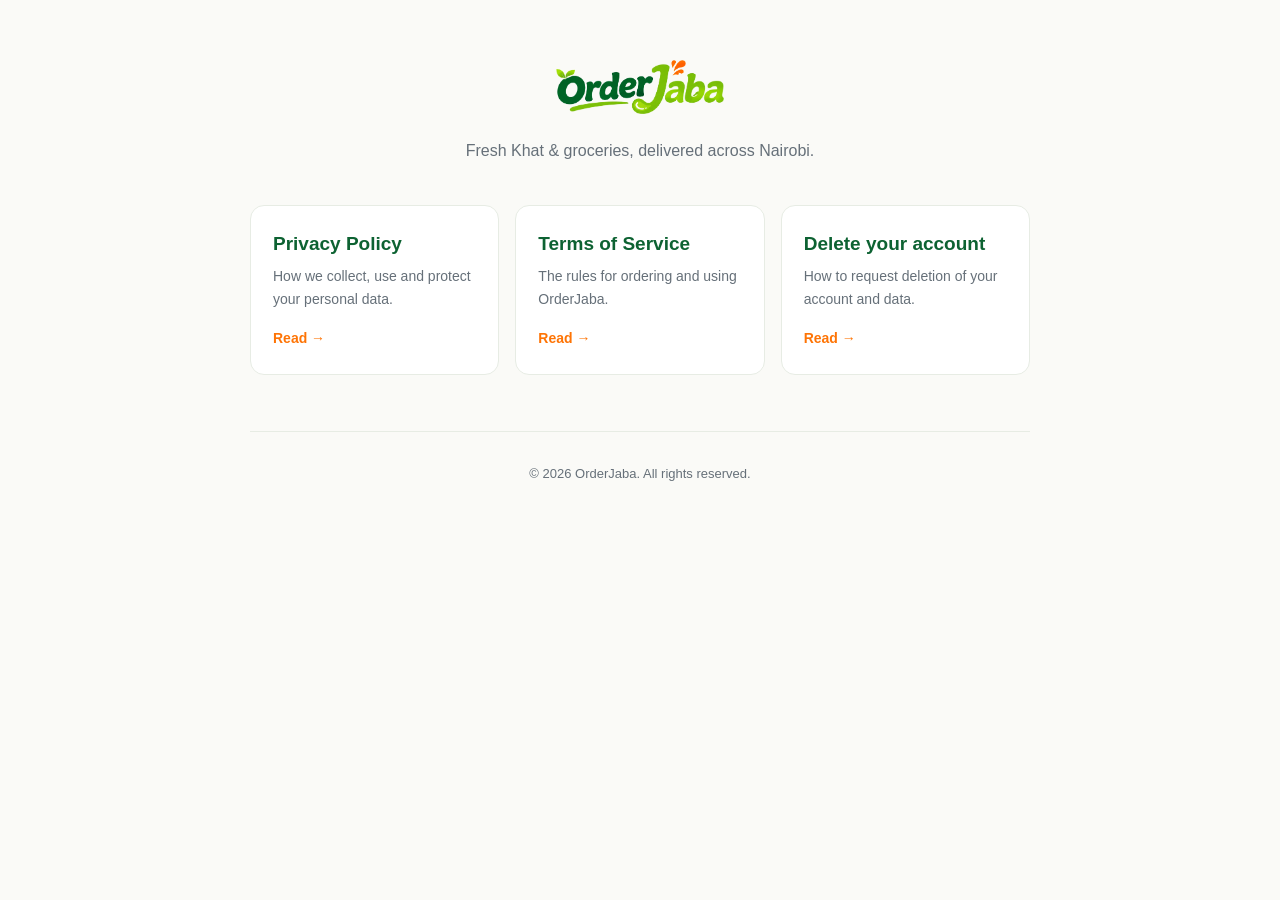
<file: index.html>
<!doctype html>
<html lang="en">
<head>
  <meta charset="utf-8" />
  <meta name="viewport" content="width=device-width, initial-scale=1" />
  <title>OrderJaba — Legal</title>
  <meta name="description" content="OrderJaba Terms of Service and Privacy Policy." />
  <link rel="icon" type="image/png" href="favicon.png" />
  <link rel="stylesheet" href="style.css" />
</head>
<body>
  <main class="wrap">
    <header class="hero">
      <div class="brand">
        <picture>
          <source srcset="logo-dark.png" media="(prefers-color-scheme: dark)" />
          <img class="brand-logo" src="logo.png" alt="OrderJaba" width="340" height="110" />
        </picture>
      </div>
      <p class="tagline">Fresh Khat &amp; groceries, delivered across Nairobi.</p>
    </header>

    <section class="cards">
      <a class="card" href="privacy.html">
        <h2>Privacy Policy</h2>
        <p>How we collect, use and protect your personal data.</p>
        <span class="go">Read →</span>
      </a>
      <a class="card" href="terms.html">
        <h2>Terms of Service</h2>
        <p>The rules for ordering and using OrderJaba.</p>
        <span class="go">Read →</span>
      </a>
      <a class="card" href="delete-account.html">
        <h2>Delete your account</h2>
        <p>How to request deletion of your account and data.</p>
        <span class="go">Read →</span>
      </a>
    </section>

    <footer class="foot">
      <p>&copy; <span id="y">2026</span> OrderJaba. All rights reserved.</p>
    </footer>
  </main>
  <script>document.getElementById('y').textContent = new Date().getFullYear();</script>
</body>
</html>
</file>
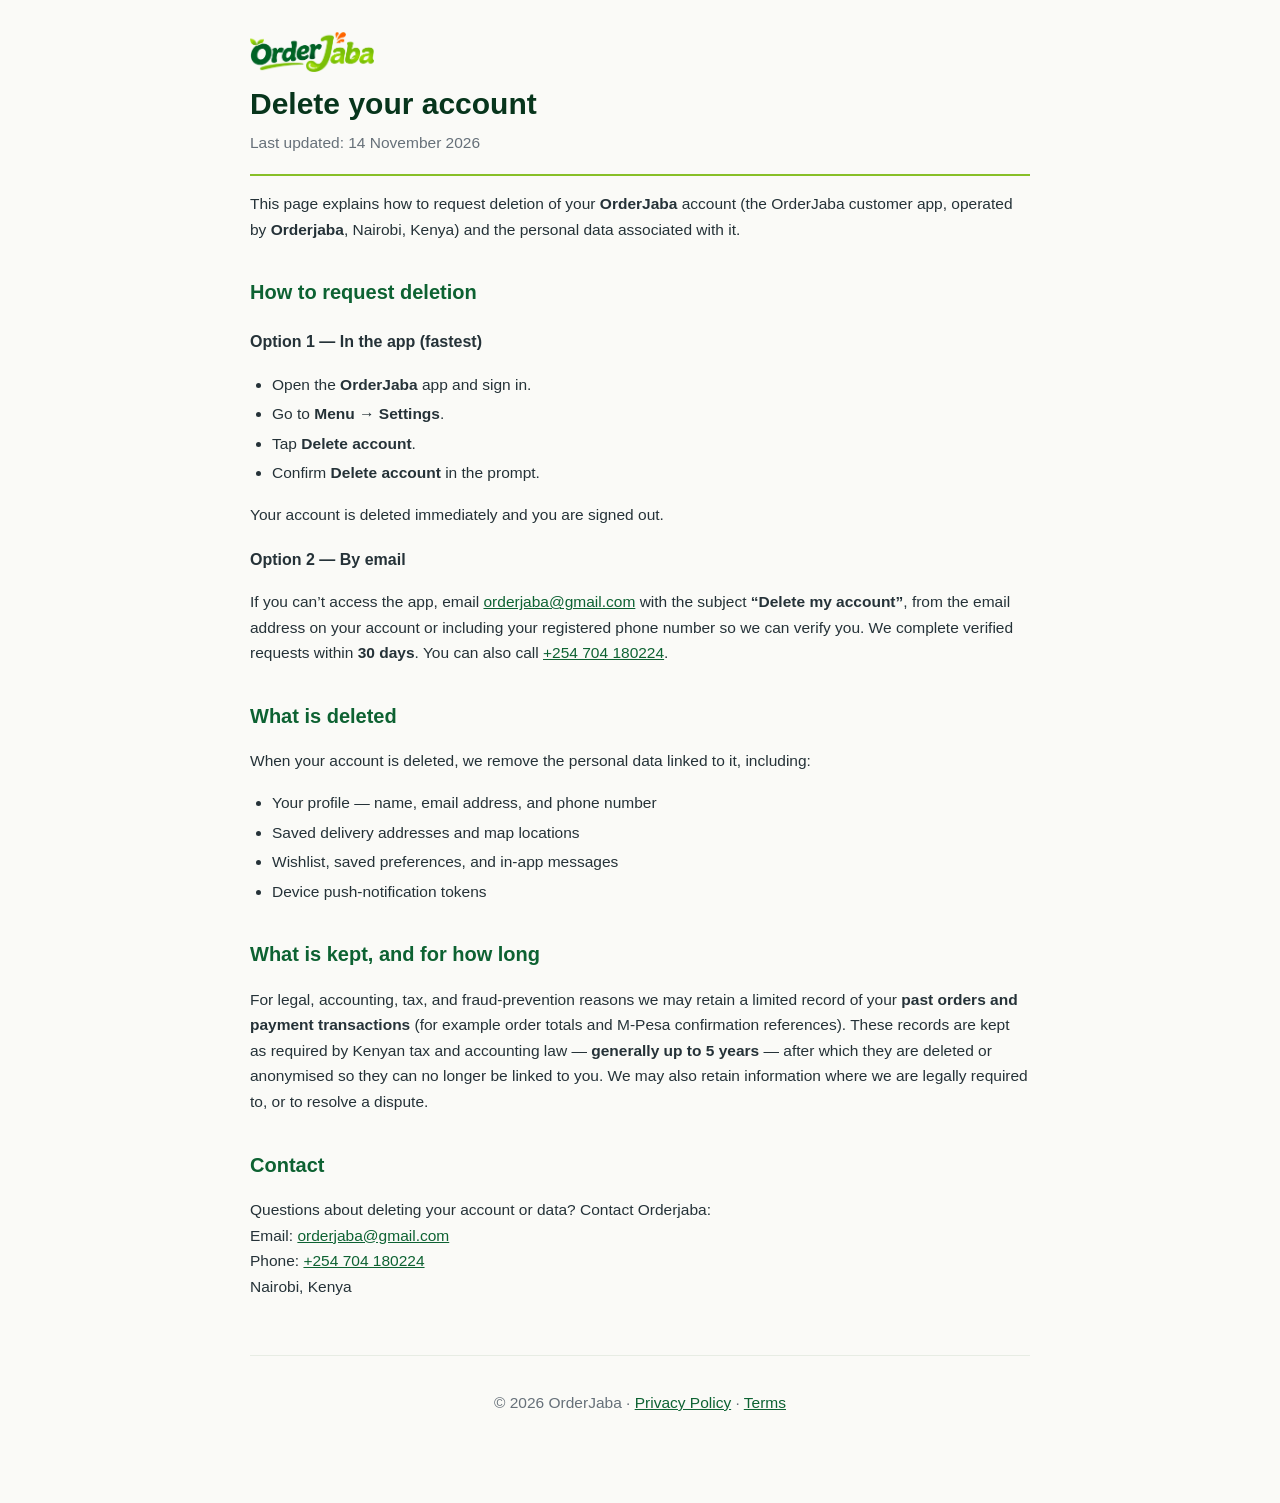
<file: delete-account.html>
<!doctype html>
<html lang="en">
<head>
  <meta charset="utf-8" />
  <meta name="viewport" content="width=device-width, initial-scale=1" />
  <title>Delete your account — OrderJaba</title>
  <meta name="description" content="How to request deletion of your OrderJaba account and associated data." />
  <link rel="icon" type="image/png" href="favicon.png" />
  <link rel="stylesheet" href="style.css" />
</head>
<body>
  <main class="wrap doc">
    <div class="doc-head">
      <a href="index.html" aria-label="OrderJaba home">
        <picture>
          <source srcset="logo-dark.png" media="(prefers-color-scheme: dark)" />
          <img class="doc-logo" src="logo.png" alt="OrderJaba" width="250" height="81" />
        </picture>
      </a>
      <h1>Delete your account</h1>
      <p class="updated">Last updated: 14 November 2026</p>
    </div>

    <p>
      This page explains how to request deletion of your <strong>OrderJaba</strong> account (the
      OrderJaba customer app, operated by <strong>Orderjaba</strong>, Nairobi, Kenya) and the personal
      data associated with it.
    </p>

    <h2>How to request deletion</h2>

    <h3>Option 1 — In the app (fastest)</h3>
    <ul>
      <li>Open the <strong>OrderJaba</strong> app and sign in.</li>
      <li>Go to <strong>Menu → Settings</strong>.</li>
      <li>Tap <strong>Delete account</strong>.</li>
      <li>Confirm <strong>Delete account</strong> in the prompt.</li>
    </ul>
    <p>Your account is deleted immediately and you are signed out.</p>

    <h3>Option 2 — By email</h3>
    <p>
      If you can’t access the app, email
      <a href="mailto:orderjaba@gmail.com?subject=Delete%20my%20account">orderjaba@gmail.com</a> with
      the subject <strong>“Delete my account”</strong>, from the email address on your account or
      including your registered phone number so we can verify you. We complete verified requests
      within <strong>30 days</strong>. You can also call <a href="tel:+254704180224">+254 704 180224</a>.
    </p>

    <h2>What is deleted</h2>
    <p>When your account is deleted, we remove the personal data linked to it, including:</p>
    <ul>
      <li>Your profile — name, email address, and phone number</li>
      <li>Saved delivery addresses and map locations</li>
      <li>Wishlist, saved preferences, and in-app messages</li>
      <li>Device push-notification tokens</li>
    </ul>

    <h2>What is kept, and for how long</h2>
    <p>
      For legal, accounting, tax, and fraud-prevention reasons we may retain a limited record of your
      <strong>past orders and payment transactions</strong> (for example order totals and M-Pesa
      confirmation references). These records are kept as required by Kenyan tax and accounting law —
      <strong>generally up to 5 years</strong> — after which they are deleted or anonymised so they can
      no longer be linked to you. We may also retain information where we are legally required to, or to
      resolve a dispute.
    </p>

    <h2>Contact</h2>
    <p>
      Questions about deleting your account or data? Contact Orderjaba:<br />
      Email: <a href="mailto:orderjaba@gmail.com">orderjaba@gmail.com</a><br />
      Phone: <a href="tel:+254704180224">+254 704 180224</a><br />
      Nairobi, Kenya
    </p>

    <footer class="foot">
      <p>&copy; <span id="y">2026</span> OrderJaba · <a href="privacy.html">Privacy Policy</a> · <a href="terms.html">Terms</a></p>
    </footer>
  </main>
  <script>document.getElementById('y').textContent = new Date().getFullYear();</script>
</body>
</html>
</file>
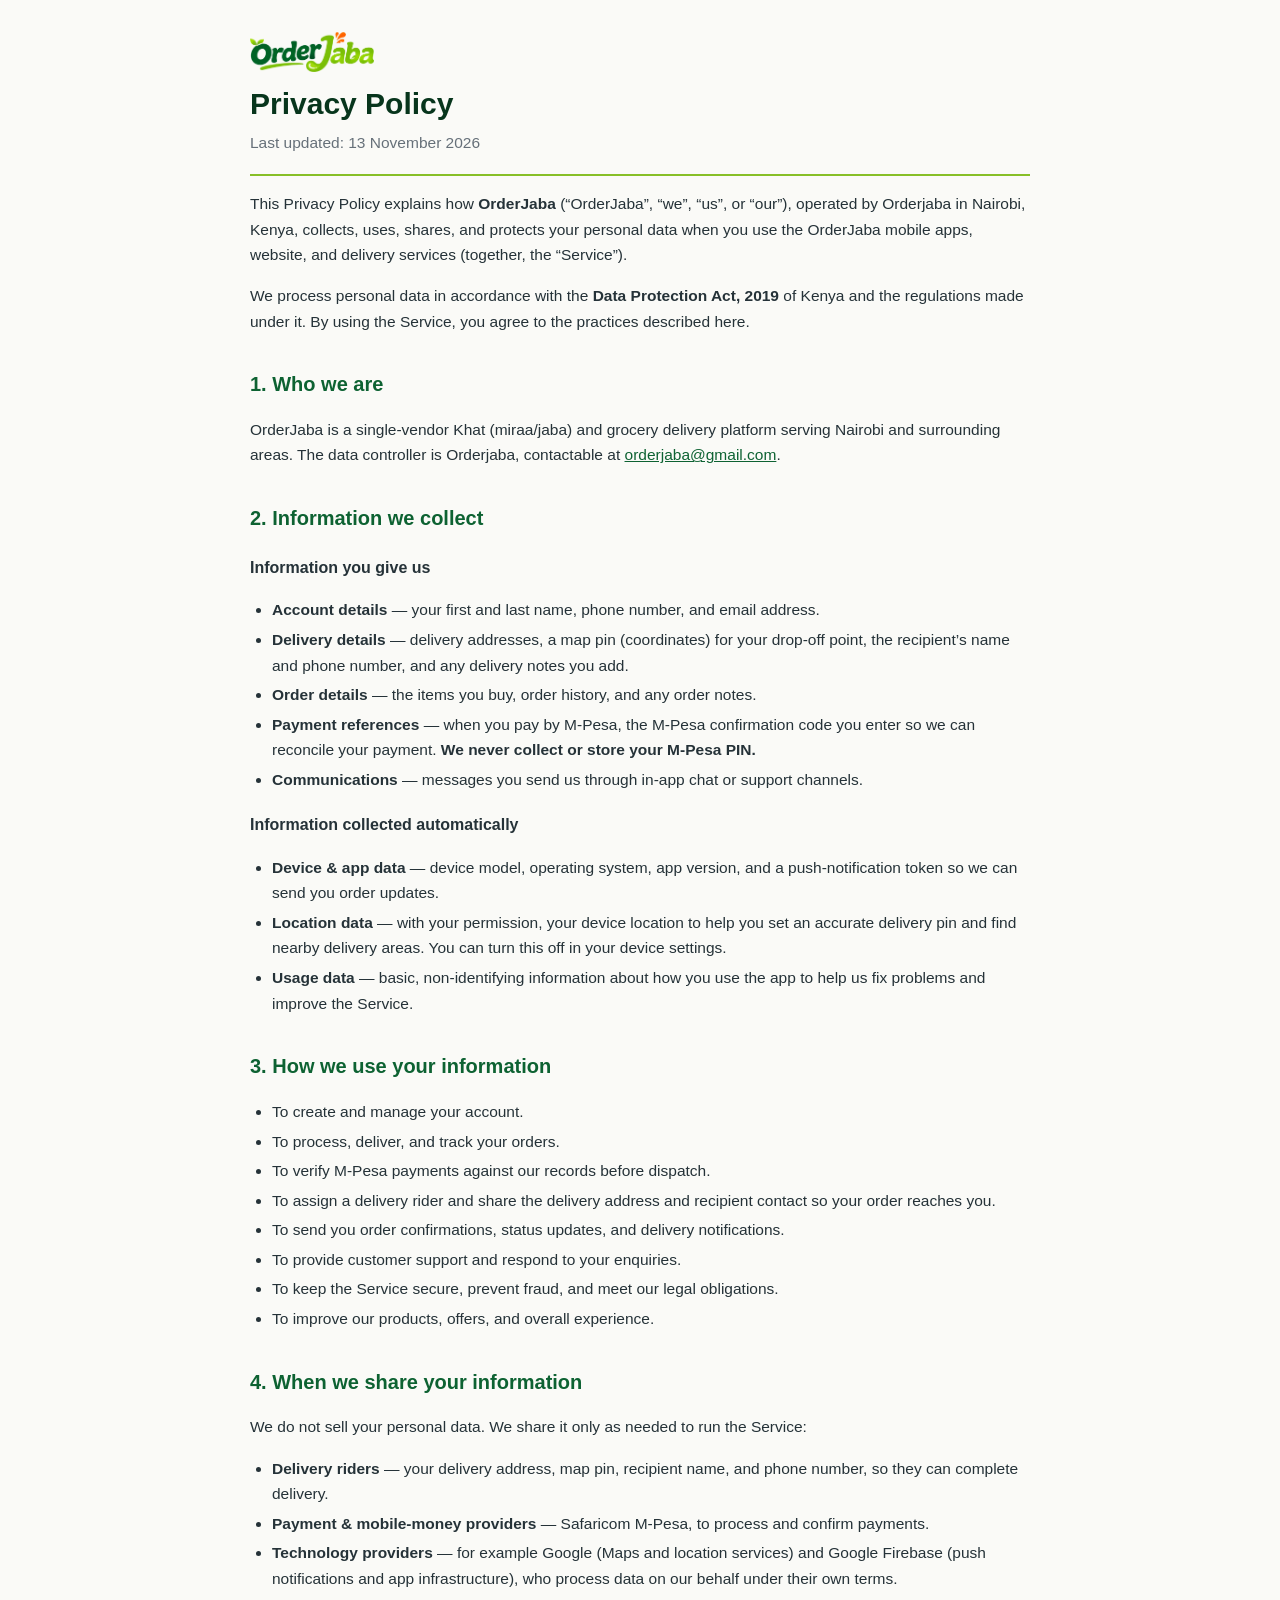
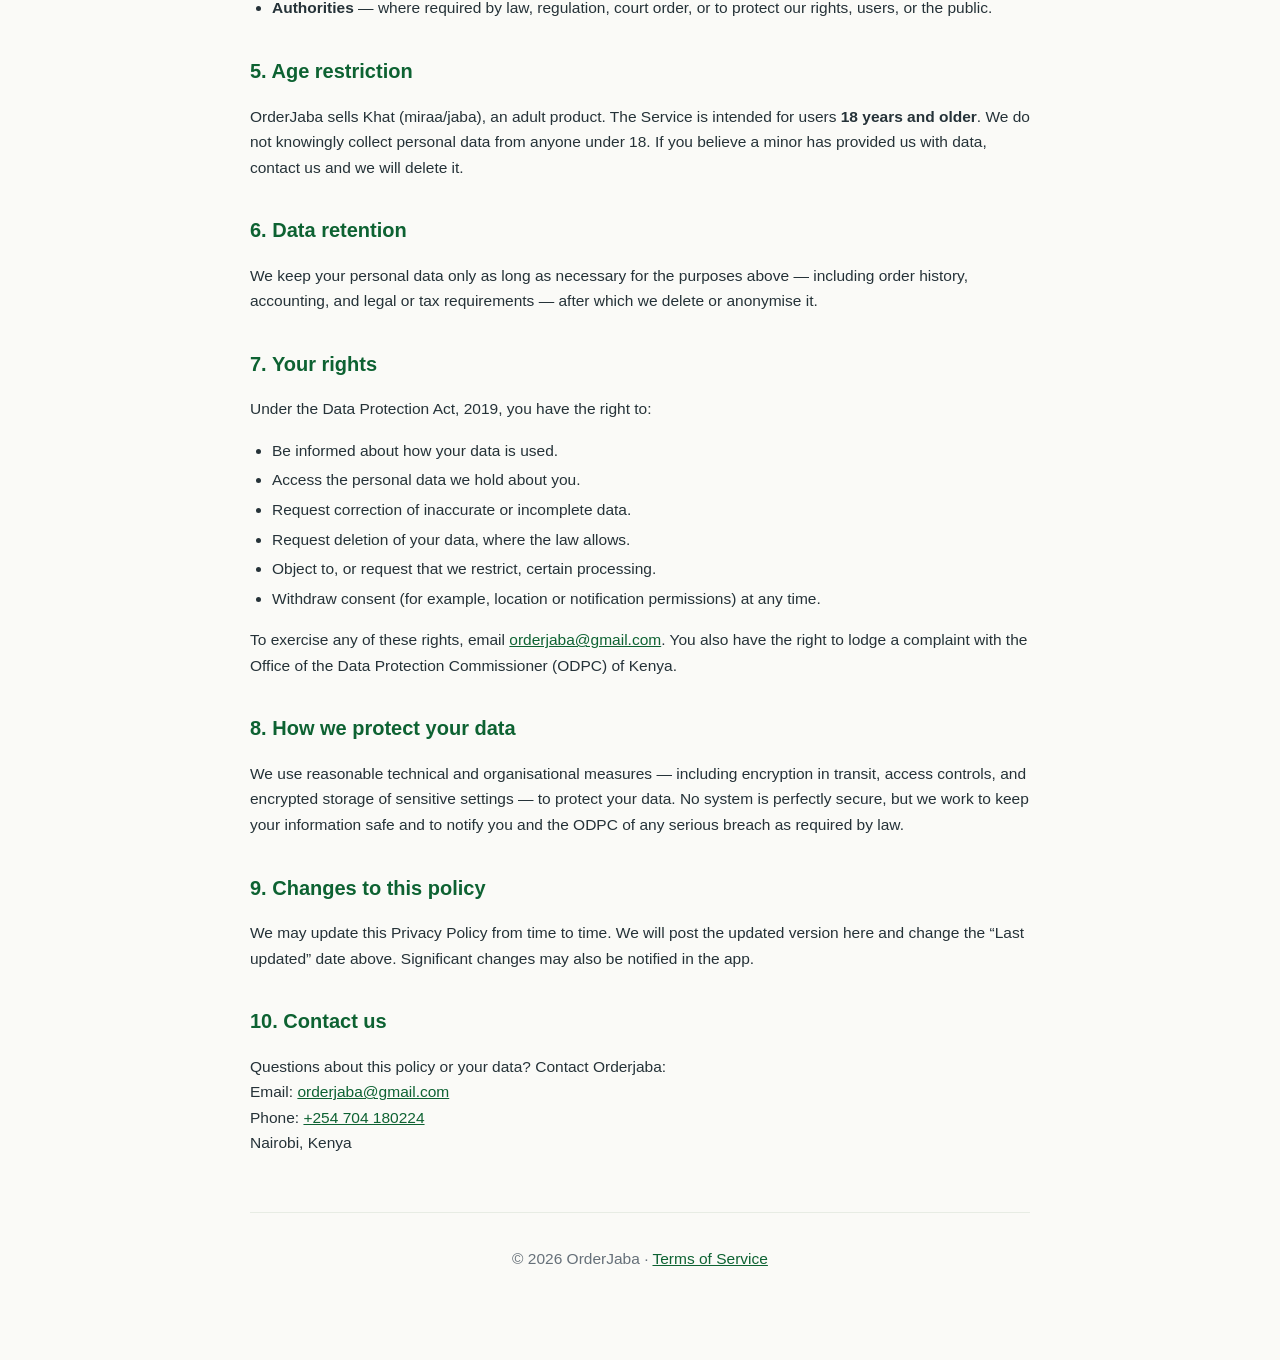
<file: privacy.html>
<!doctype html>
<html lang="en">
<head>
  <meta charset="utf-8" />
  <meta name="viewport" content="width=device-width, initial-scale=1" />
  <title>Privacy Policy — OrderJaba</title>
  <meta name="description" content="How OrderJaba collects, uses, and protects your personal data." />
  <link rel="icon" type="image/png" href="favicon.png" />
  <link rel="stylesheet" href="style.css" />
</head>
<body>
  <main class="wrap doc">
    <div class="doc-head">
      <a href="index.html" aria-label="OrderJaba home">
        <picture>
          <source srcset="logo-dark.png" media="(prefers-color-scheme: dark)" />
          <img class="doc-logo" src="logo.png" alt="OrderJaba" width="250" height="81" />
        </picture>
      </a>
      <h1>Privacy Policy</h1>
      <p class="updated">Last updated: 13 November 2026</p>
    </div>

    <p>
      This Privacy Policy explains how <strong>OrderJaba</strong> (“OrderJaba”, “we”, “us”, or
      “our”), operated by Orderjaba in Nairobi, Kenya, collects, uses, shares, and protects your
      personal data when you use the OrderJaba mobile apps, website, and delivery services
      (together, the “Service”).
    </p>
    <p>
      We process personal data in accordance with the <strong>Data Protection Act, 2019</strong> of
      Kenya and the regulations made under it. By using the Service, you agree to the practices
      described here.
    </p>

    <h2>1. Who we are</h2>
    <p>
      OrderJaba is a single-vendor Khat (miraa/jaba) and grocery delivery platform serving Nairobi
      and surrounding areas. The data controller is Orderjaba, contactable at
      <a href="mailto:orderjaba@gmail.com">orderjaba@gmail.com</a>.
    </p>

    <h2>2. Information we collect</h2>
    <h3>Information you give us</h3>
    <ul>
      <li><strong>Account details</strong> — your first and last name, phone number, and email address.</li>
      <li><strong>Delivery details</strong> — delivery addresses, a map pin (coordinates) for your drop-off point, the recipient’s name and phone number, and any delivery notes you add.</li>
      <li><strong>Order details</strong> — the items you buy, order history, and any order notes.</li>
      <li><strong>Payment references</strong> — when you pay by M-Pesa, the M-Pesa confirmation code you enter so we can reconcile your payment. <strong>We never collect or store your M-Pesa PIN.</strong></li>
      <li><strong>Communications</strong> — messages you send us through in-app chat or support channels.</li>
    </ul>
    <h3>Information collected automatically</h3>
    <ul>
      <li><strong>Device &amp; app data</strong> — device model, operating system, app version, and a push-notification token so we can send you order updates.</li>
      <li><strong>Location data</strong> — with your permission, your device location to help you set an accurate delivery pin and find nearby delivery areas. You can turn this off in your device settings.</li>
      <li><strong>Usage data</strong> — basic, non-identifying information about how you use the app to help us fix problems and improve the Service.</li>
    </ul>

    <h2>3. How we use your information</h2>
    <ul>
      <li>To create and manage your account.</li>
      <li>To process, deliver, and track your orders.</li>
      <li>To verify M-Pesa payments against our records before dispatch.</li>
      <li>To assign a delivery rider and share the delivery address and recipient contact so your order reaches you.</li>
      <li>To send you order confirmations, status updates, and delivery notifications.</li>
      <li>To provide customer support and respond to your enquiries.</li>
      <li>To keep the Service secure, prevent fraud, and meet our legal obligations.</li>
      <li>To improve our products, offers, and overall experience.</li>
    </ul>

    <h2>4. When we share your information</h2>
    <p>We do not sell your personal data. We share it only as needed to run the Service:</p>
    <ul>
      <li><strong>Delivery riders</strong> — your delivery address, map pin, recipient name, and phone number, so they can complete delivery.</li>
      <li><strong>Payment &amp; mobile-money providers</strong> — Safaricom M-Pesa, to process and confirm payments.</li>
      <li><strong>Technology providers</strong> — for example Google (Maps and location services) and Google Firebase (push notifications and app infrastructure), who process data on our behalf under their own terms.</li>
      <li><strong>Authorities</strong> — where required by law, regulation, court order, or to protect our rights, users, or the public.</li>
    </ul>

    <h2>5. Age restriction</h2>
    <p>
      OrderJaba sells Khat (miraa/jaba), an adult product. The Service is intended for users
      <strong>18 years and older</strong>. We do not knowingly collect personal data from anyone
      under 18. If you believe a minor has provided us with data, contact us and we will delete it.
    </p>

    <h2>6. Data retention</h2>
    <p>
      We keep your personal data only as long as necessary for the purposes above — including order
      history, accounting, and legal or tax requirements — after which we delete or anonymise it.
    </p>

    <h2>7. Your rights</h2>
    <p>Under the Data Protection Act, 2019, you have the right to:</p>
    <ul>
      <li>Be informed about how your data is used.</li>
      <li>Access the personal data we hold about you.</li>
      <li>Request correction of inaccurate or incomplete data.</li>
      <li>Request deletion of your data, where the law allows.</li>
      <li>Object to, or request that we restrict, certain processing.</li>
      <li>Withdraw consent (for example, location or notification permissions) at any time.</li>
    </ul>
    <p>
      To exercise any of these rights, email
      <a href="mailto:orderjaba@gmail.com">orderjaba@gmail.com</a>. You also have the right to lodge a complaint
      with the Office of the Data Protection Commissioner (ODPC) of Kenya.
    </p>

    <h2>8. How we protect your data</h2>
    <p>
      We use reasonable technical and organisational measures — including encryption in transit,
      access controls, and encrypted storage of sensitive settings — to protect your data. No system
      is perfectly secure, but we work to keep your information safe and to notify you and the ODPC
      of any serious breach as required by law.
    </p>

    <h2>9. Changes to this policy</h2>
    <p>
      We may update this Privacy Policy from time to time. We will post the updated version here and
      change the “Last updated” date above. Significant changes may also be notified in the app.
    </p>

    <h2>10. Contact us</h2>
    <p>
      Questions about this policy or your data? Contact Orderjaba:<br />
      Email: <a href="mailto:orderjaba@gmail.com">orderjaba@gmail.com</a><br />
      Phone: <a href="tel:+254704180224">+254 704 180224</a><br />
      Nairobi, Kenya
    </p>

    <footer class="foot">
      <p>&copy; <span id="y">2026</span> OrderJaba · <a href="terms.html">Terms of Service</a></p>
    </footer>
  </main>
  <script>document.getElementById('y').textContent = new Date().getFullYear();</script>
</body>
</html>
</file>
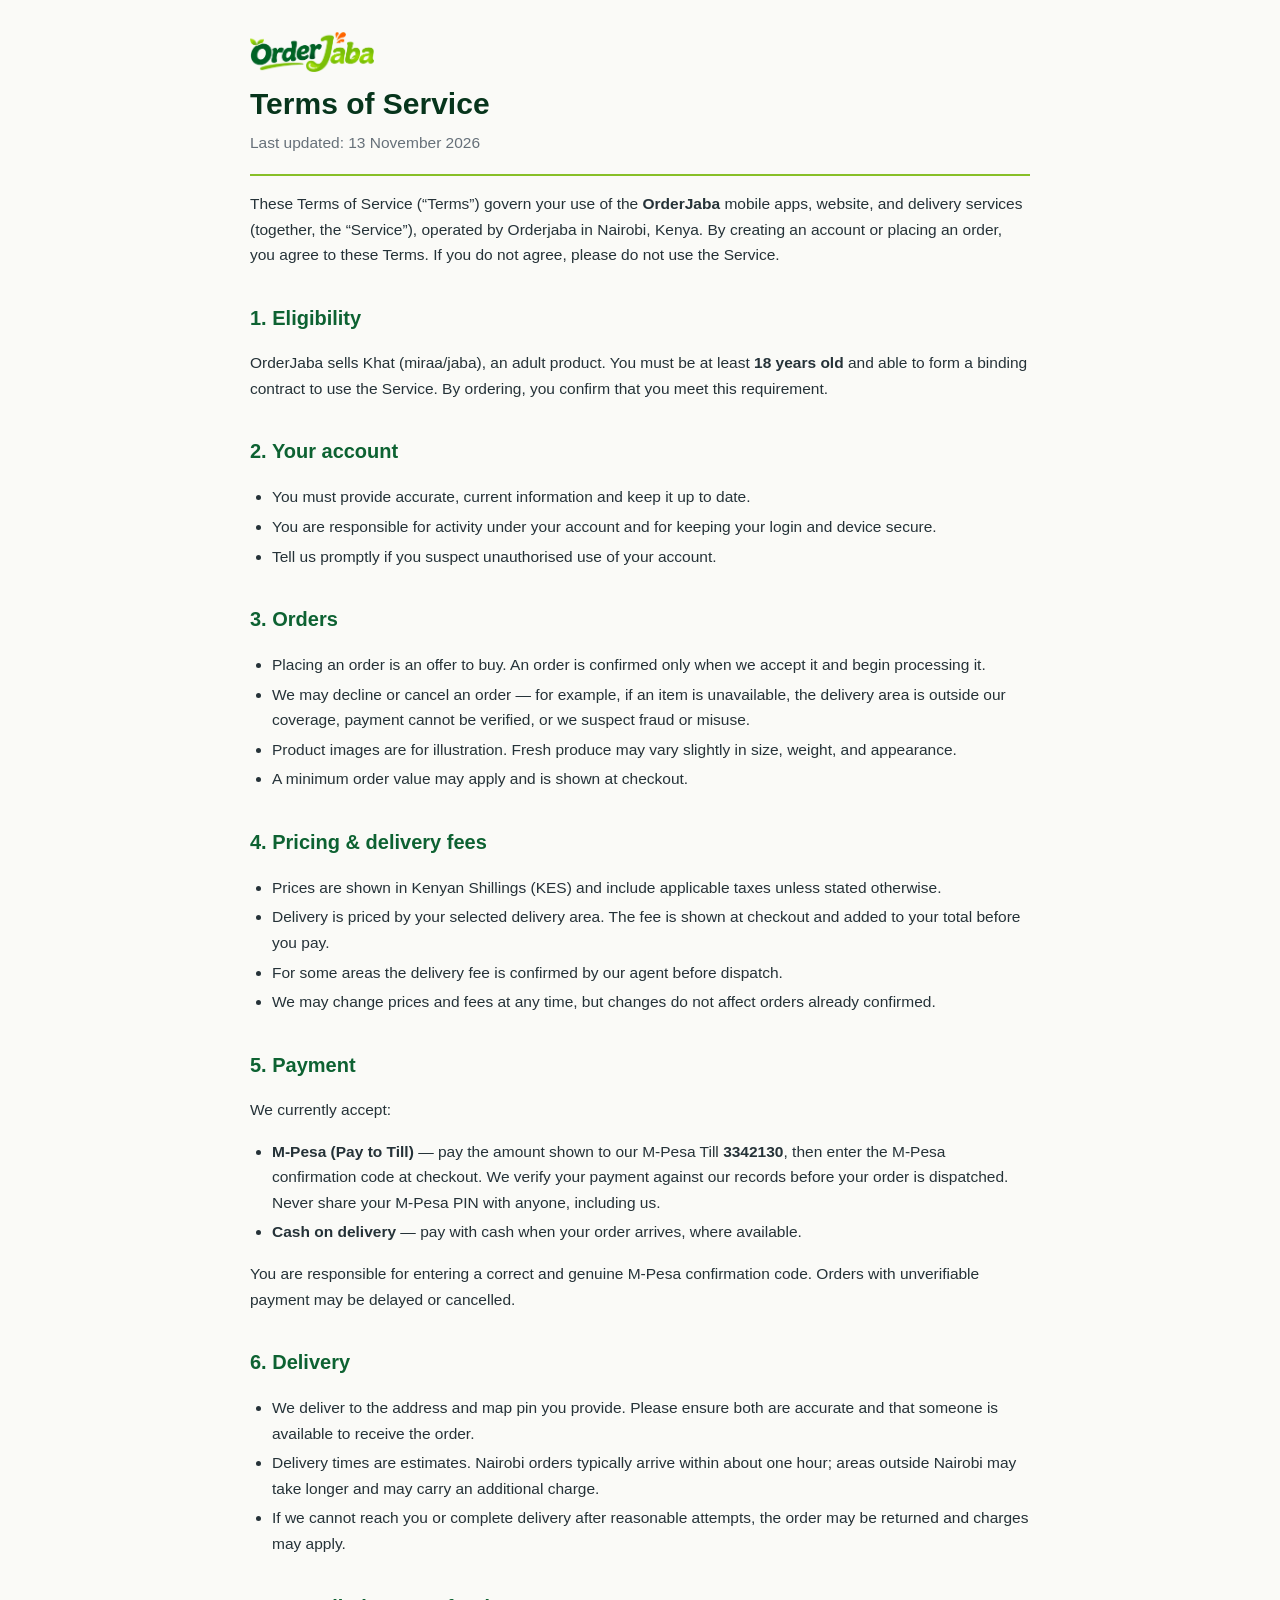
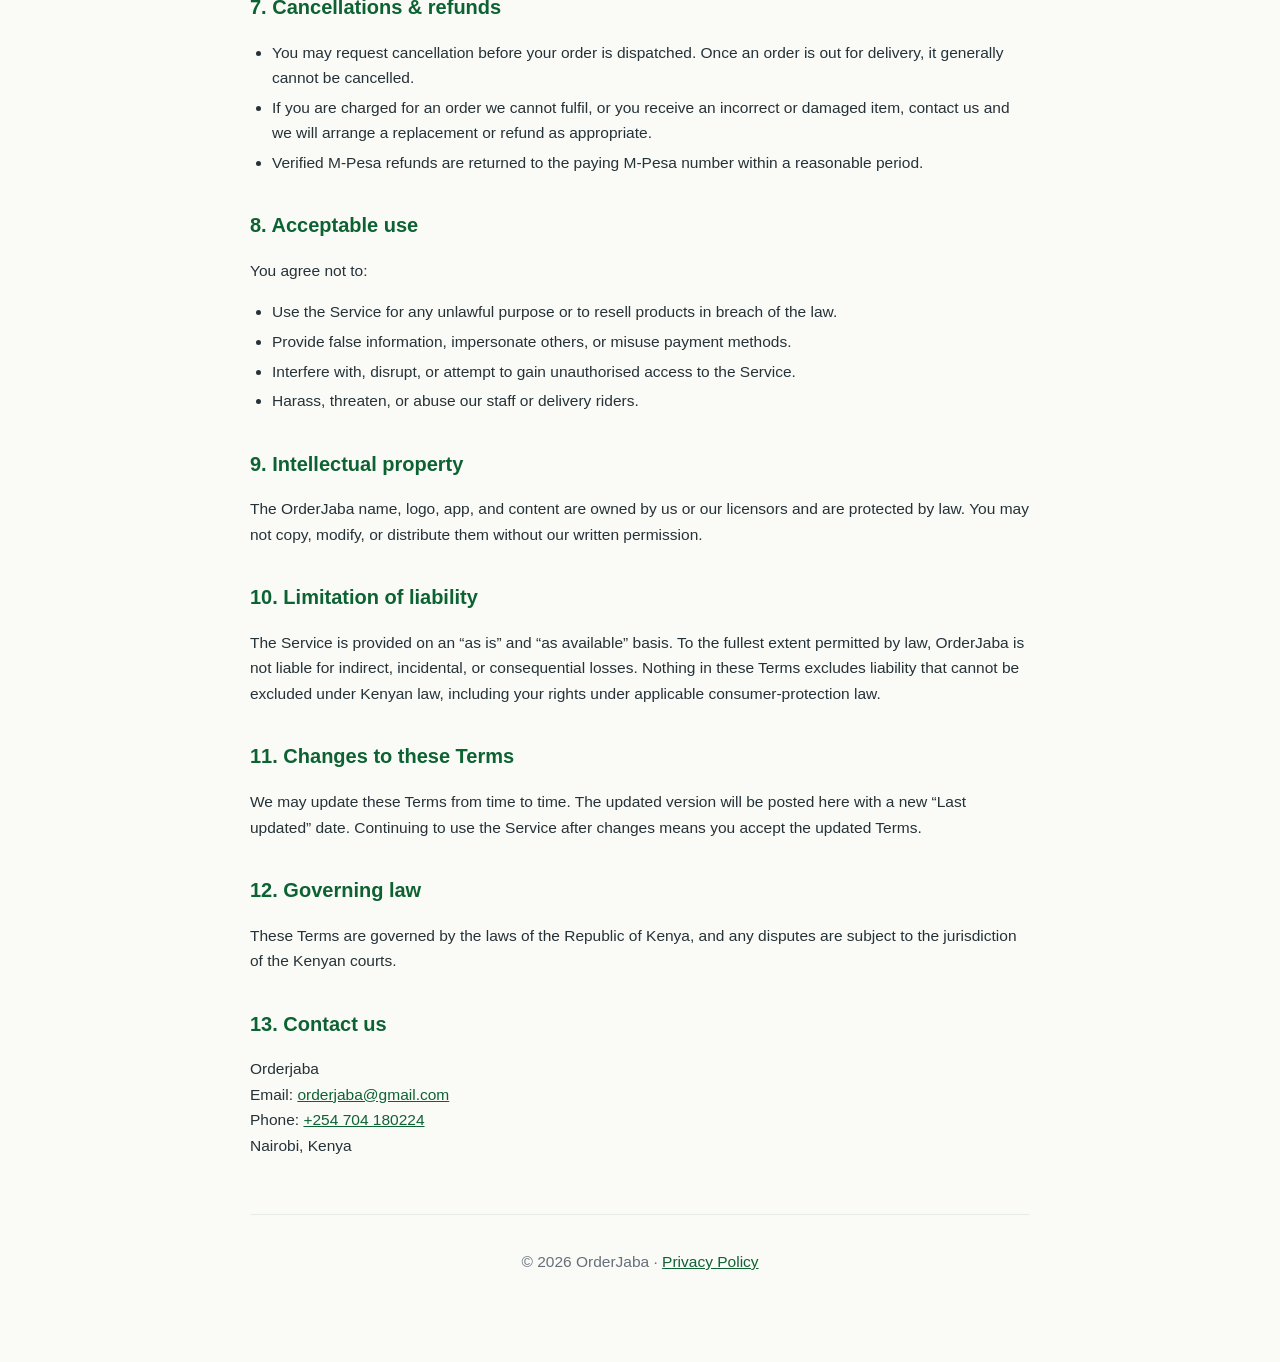
<file: terms.html>
<!doctype html>
<html lang="en">
<head>
  <meta charset="utf-8" />
  <meta name="viewport" content="width=device-width, initial-scale=1" />
  <title>Terms of Service — OrderJaba</title>
  <meta name="description" content="The terms that govern your use of OrderJaba." />
  <link rel="icon" type="image/png" href="favicon.png" />
  <link rel="stylesheet" href="style.css" />
</head>
<body>
  <main class="wrap doc">
    <div class="doc-head">
      <a href="index.html" aria-label="OrderJaba home">
        <picture>
          <source srcset="logo-dark.png" media="(prefers-color-scheme: dark)" />
          <img class="doc-logo" src="logo.png" alt="OrderJaba" width="250" height="81" />
        </picture>
      </a>
      <h1>Terms of Service</h1>
      <p class="updated">Last updated: 13 November 2026</p>
    </div>

    <p>
      These Terms of Service (“Terms”) govern your use of the <strong>OrderJaba</strong> mobile apps,
      website, and delivery services (together, the “Service”), operated by Orderjaba in Nairobi,
      Kenya. By creating an account or placing an order, you agree to these Terms. If you do not
      agree, please do not use the Service.
    </p>

    <h2>1. Eligibility</h2>
    <p>
      OrderJaba sells Khat (miraa/jaba), an adult product. You must be at least
      <strong>18 years old</strong> and able to form a binding contract to use the Service. By
      ordering, you confirm that you meet this requirement.
    </p>

    <h2>2. Your account</h2>
    <ul>
      <li>You must provide accurate, current information and keep it up to date.</li>
      <li>You are responsible for activity under your account and for keeping your login and device secure.</li>
      <li>Tell us promptly if you suspect unauthorised use of your account.</li>
    </ul>

    <h2>3. Orders</h2>
    <ul>
      <li>Placing an order is an offer to buy. An order is confirmed only when we accept it and begin processing it.</li>
      <li>We may decline or cancel an order — for example, if an item is unavailable, the delivery area is outside our coverage, payment cannot be verified, or we suspect fraud or misuse.</li>
      <li>Product images are for illustration. Fresh produce may vary slightly in size, weight, and appearance.</li>
      <li>A minimum order value may apply and is shown at checkout.</li>
    </ul>

    <h2>4. Pricing &amp; delivery fees</h2>
    <ul>
      <li>Prices are shown in Kenyan Shillings (KES) and include applicable taxes unless stated otherwise.</li>
      <li>Delivery is priced by your selected delivery area. The fee is shown at checkout and added to your total before you pay.</li>
      <li>For some areas the delivery fee is confirmed by our agent before dispatch.</li>
      <li>We may change prices and fees at any time, but changes do not affect orders already confirmed.</li>
    </ul>

    <h2>5. Payment</h2>
    <p>We currently accept:</p>
    <ul>
      <li>
        <strong>M-Pesa (Pay to Till)</strong> — pay the amount shown to our M-Pesa Till
        <strong>3342130</strong>, then
        enter the M-Pesa confirmation code at checkout. We verify your payment against our records
        before your order is dispatched. Never share your M-Pesa PIN with anyone, including us.
      </li>
      <li><strong>Cash on delivery</strong> — pay with cash when your order arrives, where available.</li>
    </ul>
    <p>
      You are responsible for entering a correct and genuine M-Pesa confirmation code. Orders with
      unverifiable payment may be delayed or cancelled.
    </p>

    <h2>6. Delivery</h2>
    <ul>
      <li>We deliver to the address and map pin you provide. Please ensure both are accurate and that someone is available to receive the order.</li>
      <li>Delivery times are estimates. Nairobi orders typically arrive within about one hour; areas outside Nairobi may take longer and may carry an additional charge.</li>
      <li>If we cannot reach you or complete delivery after reasonable attempts, the order may be returned and charges may apply.</li>
    </ul>

    <h2>7. Cancellations &amp; refunds</h2>
    <ul>
      <li>You may request cancellation before your order is dispatched. Once an order is out for delivery, it generally cannot be cancelled.</li>
      <li>If you are charged for an order we cannot fulfil, or you receive an incorrect or damaged item, contact us and we will arrange a replacement or refund as appropriate.</li>
      <li>Verified M-Pesa refunds are returned to the paying M-Pesa number within a reasonable period.</li>
    </ul>

    <h2>8. Acceptable use</h2>
    <p>You agree not to:</p>
    <ul>
      <li>Use the Service for any unlawful purpose or to resell products in breach of the law.</li>
      <li>Provide false information, impersonate others, or misuse payment methods.</li>
      <li>Interfere with, disrupt, or attempt to gain unauthorised access to the Service.</li>
      <li>Harass, threaten, or abuse our staff or delivery riders.</li>
    </ul>

    <h2>9. Intellectual property</h2>
    <p>
      The OrderJaba name, logo, app, and content are owned by us or our licensors and are protected
      by law. You may not copy, modify, or distribute them without our written permission.
    </p>

    <h2>10. Limitation of liability</h2>
    <p>
      The Service is provided on an “as is” and “as available” basis. To the fullest extent
      permitted by law, OrderJaba is not liable for indirect, incidental, or consequential losses.
      Nothing in these Terms excludes liability that cannot be excluded under Kenyan law, including
      your rights under applicable consumer-protection law.
    </p>

    <h2>11. Changes to these Terms</h2>
    <p>
      We may update these Terms from time to time. The updated version will be posted here with a new
      “Last updated” date. Continuing to use the Service after changes means you accept the updated
      Terms.
    </p>

    <h2>12. Governing law</h2>
    <p>
      These Terms are governed by the laws of the Republic of Kenya, and any disputes are subject to
      the jurisdiction of the Kenyan courts.
    </p>

    <h2>13. Contact us</h2>
    <p>
      Orderjaba<br />
      Email: <a href="mailto:orderjaba@gmail.com">orderjaba@gmail.com</a><br />
      Phone: <a href="tel:+254704180224">+254 704 180224</a><br />
      Nairobi, Kenya
    </p>

    <footer class="foot">
      <p>&copy; <span id="y">2026</span> OrderJaba · <a href="privacy.html">Privacy Policy</a></p>
    </footer>
  </main>
  <script>document.getElementById('y').textContent = new Date().getFullYear();</script>
</body>
</html>
</file>
<file: style.css>
:root {
  --green: #0D6232;       /* logo "Order" green (brand primary) */
  --green-deep: #07351C;  /* deep logo-green — footer / trust */
  --lime: #87BF27;        /* logo "Jaba" lime */
  --orange: #FE7405;      /* splash accent / CTA */
  --cream: #FDF5E2;
  --ink: #253238;
  --muted: #667079;
  --bg: #FAFAF7;
  --card: #FFFFFF;
  --border: #E7ECE4;
}

* { box-sizing: border-box; }

html { -webkit-text-size-adjust: 100%; }

body {
  margin: 0;
  font-family: -apple-system, BlinkMacSystemFont, "Segoe UI", Roboto, Helvetica, Arial, sans-serif;
  color: var(--ink);
  background: var(--bg);
  line-height: 1.65;
}

.wrap {
  max-width: 820px;
  margin: 0 auto;
  padding: 32px 20px 72px;
}

/* ---- Brand logo (light/dark swap handled by <picture> media source) ---- */
.brand-logo { height: 54px; width: auto; display: block; }
.doc-logo { height: 40px; width: auto; display: block; margin-bottom: 14px; }

/* ---- Home hero ---- */
.hero { text-align: center; padding: 28px 0 8px; }
.brand { display: inline-flex; align-items: center; justify-content: center; }
.tagline { color: var(--muted); margin: 16px 0 0; }

.cards {
  display: grid; gap: 16px; margin: 32px 0;
  grid-template-columns: repeat(auto-fit, minmax(240px, 1fr));
}
.card {
  display: block; text-decoration: none; color: inherit;
  background: var(--card); border: 1px solid var(--border); border-radius: 14px;
  padding: 22px; transition: transform .12s ease, box-shadow .12s ease;
}
.card:hover { transform: translateY(-2px); box-shadow: 0 8px 24px rgba(16,95,48,.08); }
.card h2 { margin: 0 0 6px; font-size: 19px; color: var(--green); }
.card p { margin: 0 0 14px; color: var(--muted); font-size: 14px; }
.card .go { font-weight: 600; color: var(--orange); font-size: 14px; }

/* ---- Document pages ---- */
.doc-head {
  border-bottom: 2px solid var(--lime);
  padding-bottom: 18px; margin-bottom: 8px;
}
.back {
  display: inline-block; text-decoration: none; color: var(--green);
  font-weight: 600; font-size: 14px; margin-bottom: 14px;
}
.back:hover { color: var(--orange); }
h1 { font-size: 30px; line-height: 1.2; margin: 6px 0 8px; color: var(--green-deep); }
.updated { color: var(--muted); font-size: 13px; margin: 0; }

.doc h2 {
  font-size: 20px; color: var(--green); margin: 34px 0 8px;
  scroll-margin-top: 20px;
}
.doc h3 { font-size: 16px; margin: 20px 0 6px; color: var(--ink); }
.doc p, .doc li { font-size: 15.5px; }
.doc ul { padding-left: 22px; }
.doc li { margin: 4px 0; }
.doc a { color: var(--green); }

.note {
  background: var(--cream); border: 1px solid #efe3c4; border-radius: 10px;
  padding: 12px 16px; font-size: 14px; color: #6a5a2e; margin: 18px 0;
}
.placeholder {
  background: #FFF4E5; border: 1px dashed var(--orange); border-radius: 8px;
  padding: 2px 6px; font-weight: 600; color: #9a4a02;
}

.foot {
  margin-top: 56px; padding-top: 18px; border-top: 1px solid var(--border);
  color: var(--muted); font-size: 13px; text-align: center;
}
.foot a { color: var(--green); }

@media (prefers-color-scheme: dark) {
  :root {
    --ink: #ECF3EF; --muted: #9AA8A2; --bg: #14181a; --card: #1c2123;
    --border: #2b3133; --green: #A4CF5B; --green-deep: #cfe6a0; --cream: #26251f;
  }
  .placeholder { background: #3a2a10; color: #ffcf8f; }
  .note { background: #26251f; border-color: #3a3524; color: #d9cfa8; }
}
</file>
